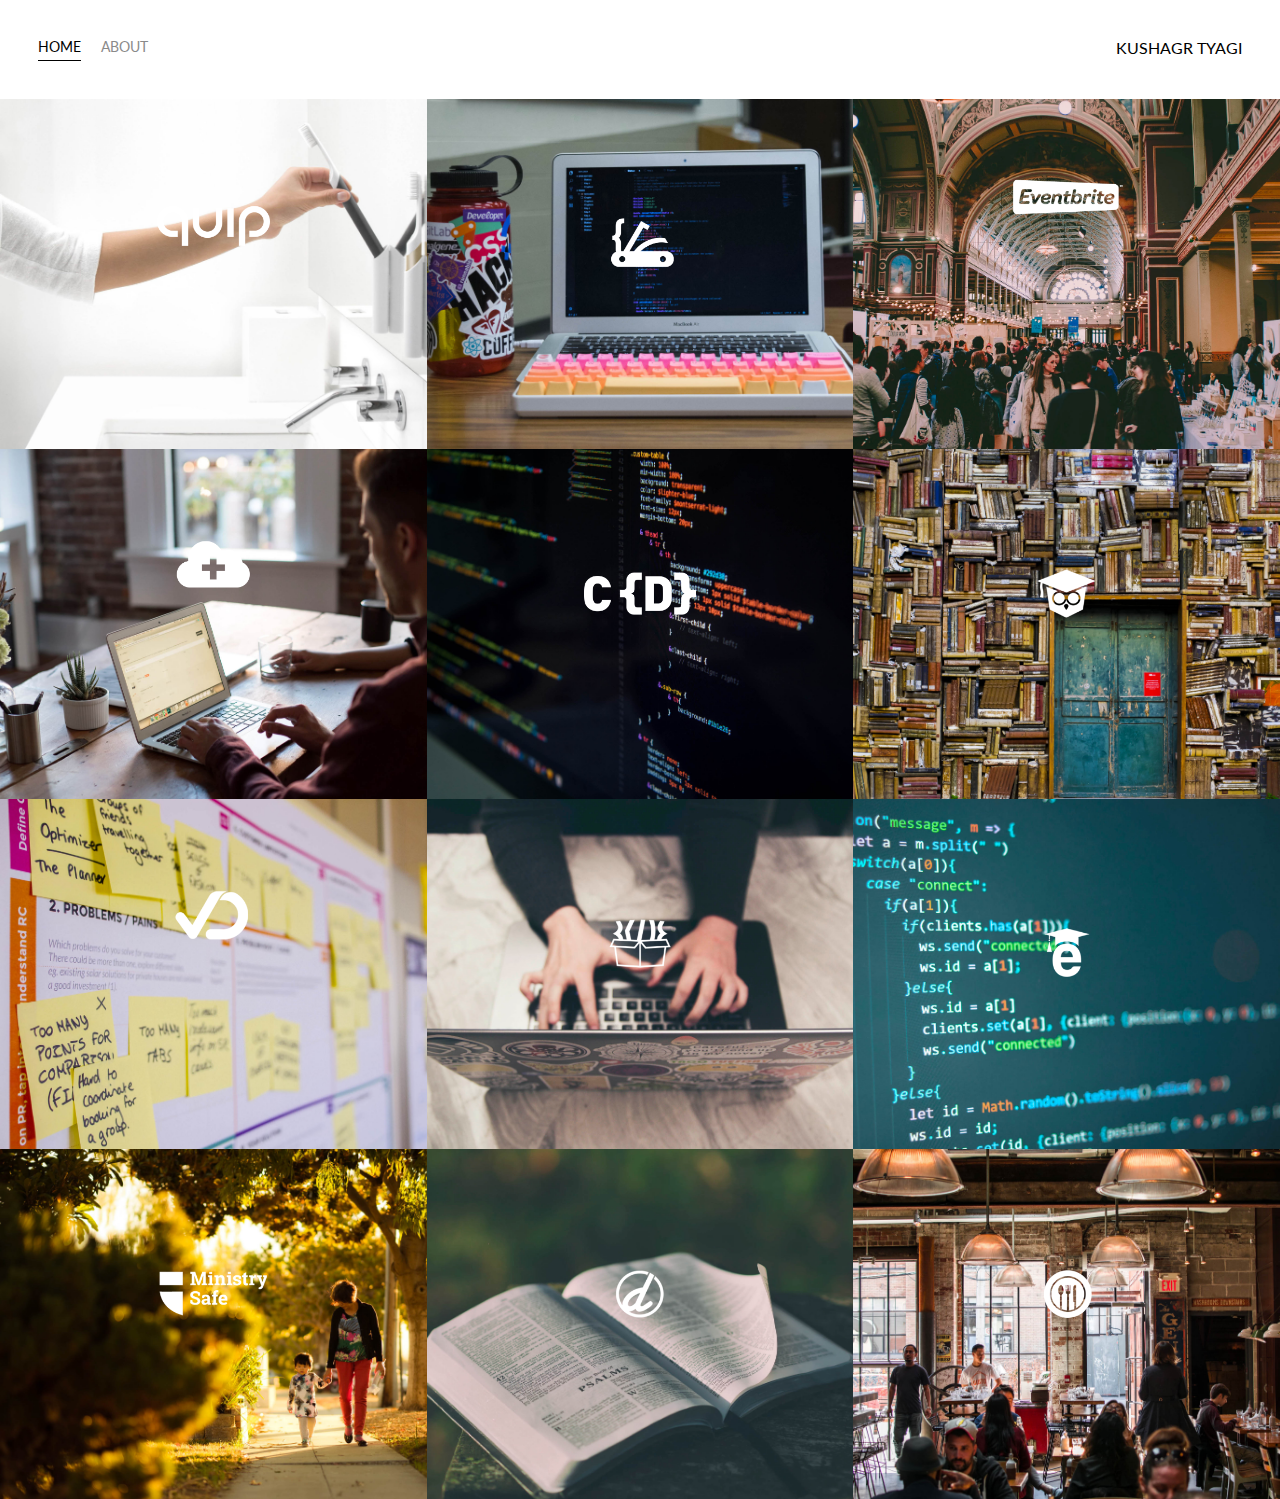
<file: index.html>
<!DOCTYPE html>
<html lang='en'>

<head>
  <meta charset='UTF-8'>
  <title>Portfolio Homepage</title>
  <link href="https://fonts.googleapis.com/css?family=Lato" rel="stylesheet">
  <link rel="stylesheet" href="styles.css">
</head>

<body>
  <div class="container">
    <div class="nav-wrapper">
      <div class="left-side">
        <div class="nav-link-wrapper active-nav-link">
          <a href="index.html">Home</a>
        </div>

        <div class="nav-link-wrapper">
          <a href="about.html">About</a>
        </div>
      </div>

      <div class="right-side">
        <div class="brand">
          KUSHAGR TYAGI
        </div>
      </div>
    </div>

    <div class="content-wrapper">
      <div class="portfolio-items-wrapper">

        <div class="portfolio-item-wrapper">
          <div class="portfolio-img-background" style="background-image:url(images/portfolio1.jpg)"></div>

          <div class="img-text-wrapper">
            <div class="logo-wrapper">
              <img src="images/logos/quip.png" alt="">
            </div>

            <div class="subtitle">I built the Quip Ecommerce platform, named a Top 25 Invention by Time Magazine in 2016.</div>
          </div>
        </div>

        <div class="portfolio-item-wrapper">
          <div class="portfolio-img-background" style="background-image:url(images/portfolio2.jpg)"></div>
          <div class="img-text-wrapper">
            <div class="logo-wrapper">
              <img src="images/logos/devcamp.png" alt="">
            </div>

            <div class="subtitle">Coding bootcamp and learning management system.</div>
          </div>
        </div>

        <div class="portfolio-item-wrapper">
          <div class="portfolio-img-background" style="background-image:url(images/portfolio3.jpg)"></div>
          <div class="img-text-wrapper">
            <div class="logo-wrapper">
              <img src="images/logos/eventbrite.png" alt="">
            </div>

            <div class="subtitle">Eventbrite is the leading event management platform on the web with millions of individuals utilizing their applications
              to find, register or, and management events in numerous industries.</div>
          </div>
        </div>

        <div class="portfolio-item-wrapper">
          <div class="portfolio-img-background" style="background-image:url(images/portfolio4.jpg)"></div>
          <div class="img-text-wrapper">
            <div class="logo-wrapper">
              <img src="images/logos/shop-hacker.png" alt="">
            </div>

            <div class="subtitle">Shop Hacker allows you to easily import digital products such as elearning courses, software, and games directly
              into your ecommerce store.</div>
          </div>
        </div>

        <div class="portfolio-item-wrapper">
          <div class="portfolio-img-background" style="background-image:url(images/portfolio5.jpg)"></div>
          <div class="img-text-wrapper">
            <div class="logo-wrapper">
              <img src="images/logos/crondose.png" alt="">
            </div>

            <div class="subtitle">Online tutorials and productivity tips.</div>
          </div>
        </div>

        <div class="portfolio-item-wrapper">
          <div class="portfolio-img-background" style="background-image:url(images/portfolio6.jpg)"></div>
          <div class="img-text-wrapper">
            <div class="logo-wrapper">
              <img src="images/logos/dailysmarty.png" alt="">
            </div>

            <div class="subtitle">Keep track of what you learn every day.</div>
          </div>
        </div>

        <div class="portfolio-item-wrapper">
          <div class="portfolio-img-background" style="background-image:url(images/portfolio7.jpg)"></div>
          <div class="img-text-wrapper">
            <div class="logo-wrapper">
              <img src="images/logos/dashtrack.png" alt="">
            </div>

            <div class="subtitle">What you track improves. DashTrack is a journal that makes it easy to track your daily tasks and make the most
              of your time each day.</div>
          </div>
        </div>

        <div class="portfolio-item-wrapper">
          <div class="portfolio-img-background" style="background-image:url(images/portfolio8.jpg)"></div>
          <div class="img-text-wrapper">
            <div class="logo-wrapper">
              <img src="images/logos/devtrunk.png" alt="">
            </div>

            <div class="subtitle">Online shop for developer happiness.</div>
          </div>
        </div>

        <div class="portfolio-item-wrapper">
          <div class="portfolio-img-background" style="background-image:url(images/portfolio9.jpg)"></div>
          <div class="img-text-wrapper">
            <div class="logo-wrapper">
              <img src="images/logos/edutechional.png" alt="">
            </div>

            <div class="subtitle">Online technology tutorials.</div>
          </div>
        </div>

        <div class="portfolio-item-wrapper">
          <div class="portfolio-img-background" style="background-image:url(images/portfolio10.jpg)"></div>
          <div class="img-text-wrapper">
            <div class="logo-wrapper">
              <img src="images/logos/ministry-safe.png" alt="">
            </div>

            <div class="subtitle">A complete child safety system for organizations.</div>
          </div>
        </div>

        <div class="portfolio-item-wrapper">
          <div class="portfolio-img-background" style="background-image:url(images/portfolio11.jpg)"></div>
          <div class="img-text-wrapper">
            <div class="logo-wrapper">
              <img src="images/logos/open-devos.png" alt="">
            </div>

            <div class="subtitle">Publish and share daily devotionals.</div>
          </div>
        </div>

        <div class="portfolio-item-wrapper">
          <div class="portfolio-img-background" style="background-image:url(images/portfolio12.jpg)"></div>
          <div class="img-text-wrapper">
            <div class="logo-wrapper">
              <img src="images/logos/toastability.png" alt="">
            </div>

            <div class="subtitle">Easy way to manage the digital life of your bar or restaurant.</div>
          </div>
        </div>

      </div>
    </div>
  </div>

</body>

<script>
  const portfolioItems = document.querySelectorAll('.portfolio-item-wrapper');

  portfolioItems.forEach(portfolioItem => {
    portfolioItem.addEventListener('mouseover', () => {
      console.log(portfolioItem.childNodes[1].classList)
      portfolioItem.childNodes[1].classList.add('image-blur');
    });

    portfolioItem.addEventListener('mouseout', () => {
      console.log(portfolioItem.childNodes[1].classList)
      portfolioItem.childNodes[1].classList.remove('image-blur');
    });
  });

</script>

</html>
</file>
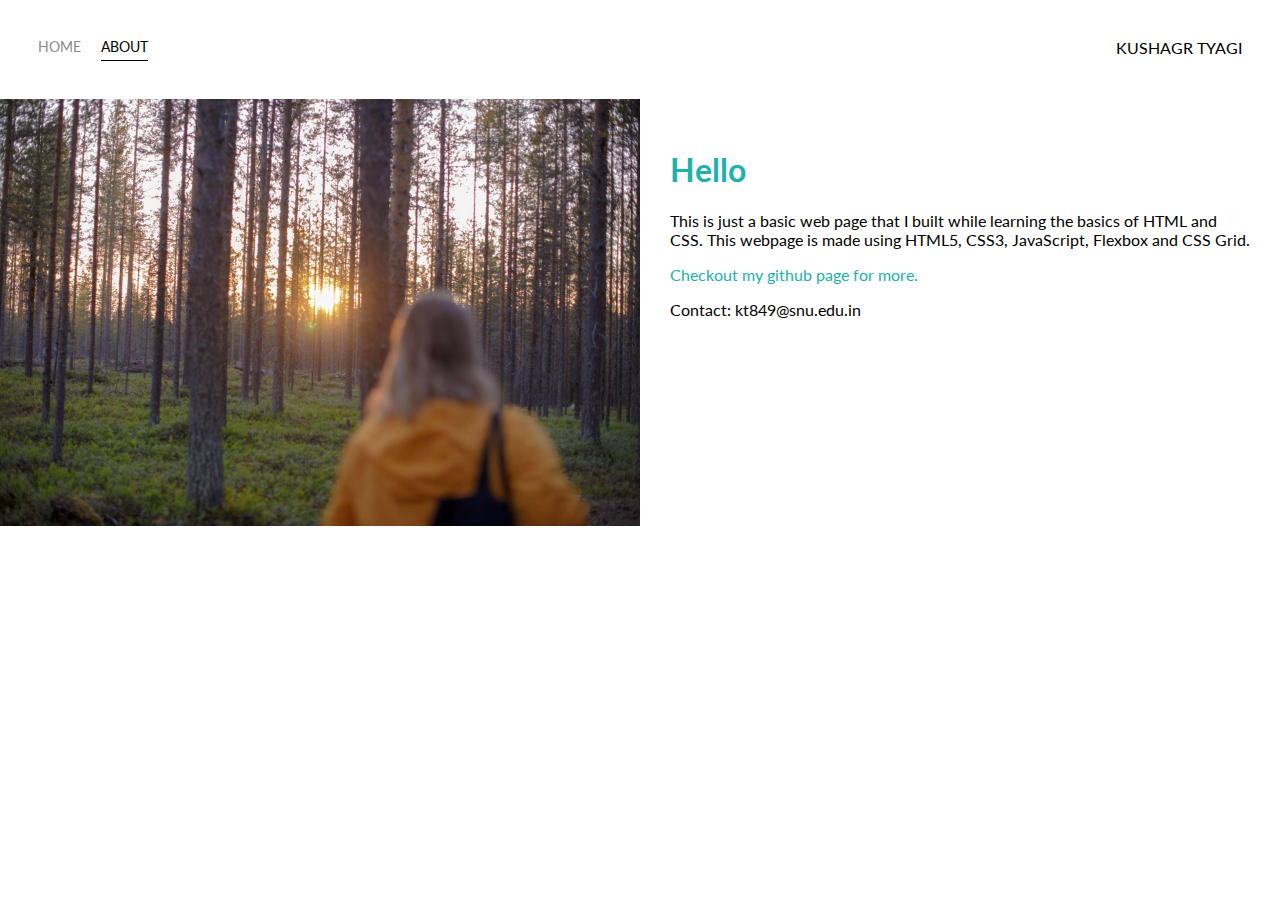
<file: about.html>
<!DOCTYPE html>
<html lang='en'>

<head>
  <meta charset='UTF-8'>
  <title>Portfolio Homepage</title>
  <link href="https://fonts.googleapis.com/css?family=Lato" rel="stylesheet">
  <link rel="stylesheet" href="styles.css">
</head>

<body>
  <div class="container">
    <div class="nav-wrapper">
      <div class="left-side">
        <div class="nav-link-wrapper">
          <a href="index.html">Home</a>
        </div>

        <div class="nav-link-wrapper active-nav-link">
          <a href="about.html">About</a>
        </div>
      </div>

      <div class="right-side">
        <div class="brand">
          KUSHAGR TYAGI
        </div>
      </div>
    </div>

    <div class="content-wrapper">
      <div class="two-column-wrapper">
        <div class="profile-image-wrapper">
          <img src="images/profile.jpg" alt="">
        </div>

        <div class="profile-content-wrapper">
          <h1>Hello</h1>
          <p>This is just a basic web page that I built while learning the basics of HTML and CSS. This webpage is made using
            HTML5, CSS3, JavaScript, Flexbox and CSS Grid.
          </p>
          <p>
            <a class="nav-link-wrapper link-color-changer" href="https://github.com/kt849/">Checkout my github page for more.</a>
          </p>
          <p>Contact: kt849@snu.edu.in</p>
        </div>
        </div>
      </div>
    </div>
  </div>

</body>

</html>
</file>
<file: styles.css>
body {
  font-family: "Lato", sans-serif;
  margin: 0px;
}

.container {
  display: grid;
  grid-template-columns: 1fr;
}

.nav-wrapper {
  display: flex;
  justify-content: space-between;
  padding: 38px;
}

.left-side {
  display: flex;
}

.nav-wrapper > .left-side > div {
  margin-right: 20px;
  text-transform: uppercase;
  font-size: 0.9rem;
}

.nav-link-wrapper {
  height: 22px;
  border-bottom: 1px solid transparent;
  transition: border-bottom 0.5s;
}

.active-nav-link {
  border-bottom: 1px solid black;
}

.active-nav-link a {
  color: black !important;
}

.nav-link-wrapper a {
  color: #8a8a8a;
  text-decoration: none;
  transition: color 0.5s;
}

.nav-link-wrapper:hover {
  border-bottom: 1px solid black;
}

.nav-link-wrapper a:hover {
  color: black;
}

.portfolio-items-wrapper {
  display: grid;
  grid-template-columns: 1fr 1fr 1fr;
}

.portfolio-item-wrapper {
  position: relative;
}

.portfolio-img-background {
  background-size: cover;
  background-position: center;
  background-repeat: no-repeat;
  height: 350px;
  width: 100%;
}

.img-text-wrapper {
  position: absolute;
  top: 0;
  display: flex;
  flex-direction: column;
  justify-content: center;
  align-items: center;
  height: 100%;
  text-align: center;
  padding-left: 100px;
  padding-right: 100px;
}

.img-text-wrapper .subtitle {
  transition: 1s;
  color: transparent;
}

.image-blur {
  transition: 1s;
  filter: brightness(10%);
}

.img-text-wrapper:hover .subtitle {
  color: lightseagreen;
  font-weight: 600;
}

.logo-wrapper img {
  width: 50%;
  margin-bottom: 20px;
}

.two-column-wrapper {
  display: grid;
  grid-template-columns: 1fr 1fr;
}

.profile-image-wrapper img {
  width: 100%;
}

.profile-content-wrapper {
  padding: 30px;
}

.profile-content-wrapper h1 {
  color: lightseagreen;
}

.link-color-changer {
	text-decoration: none;
	color: lightseagreen;
}
</file>
